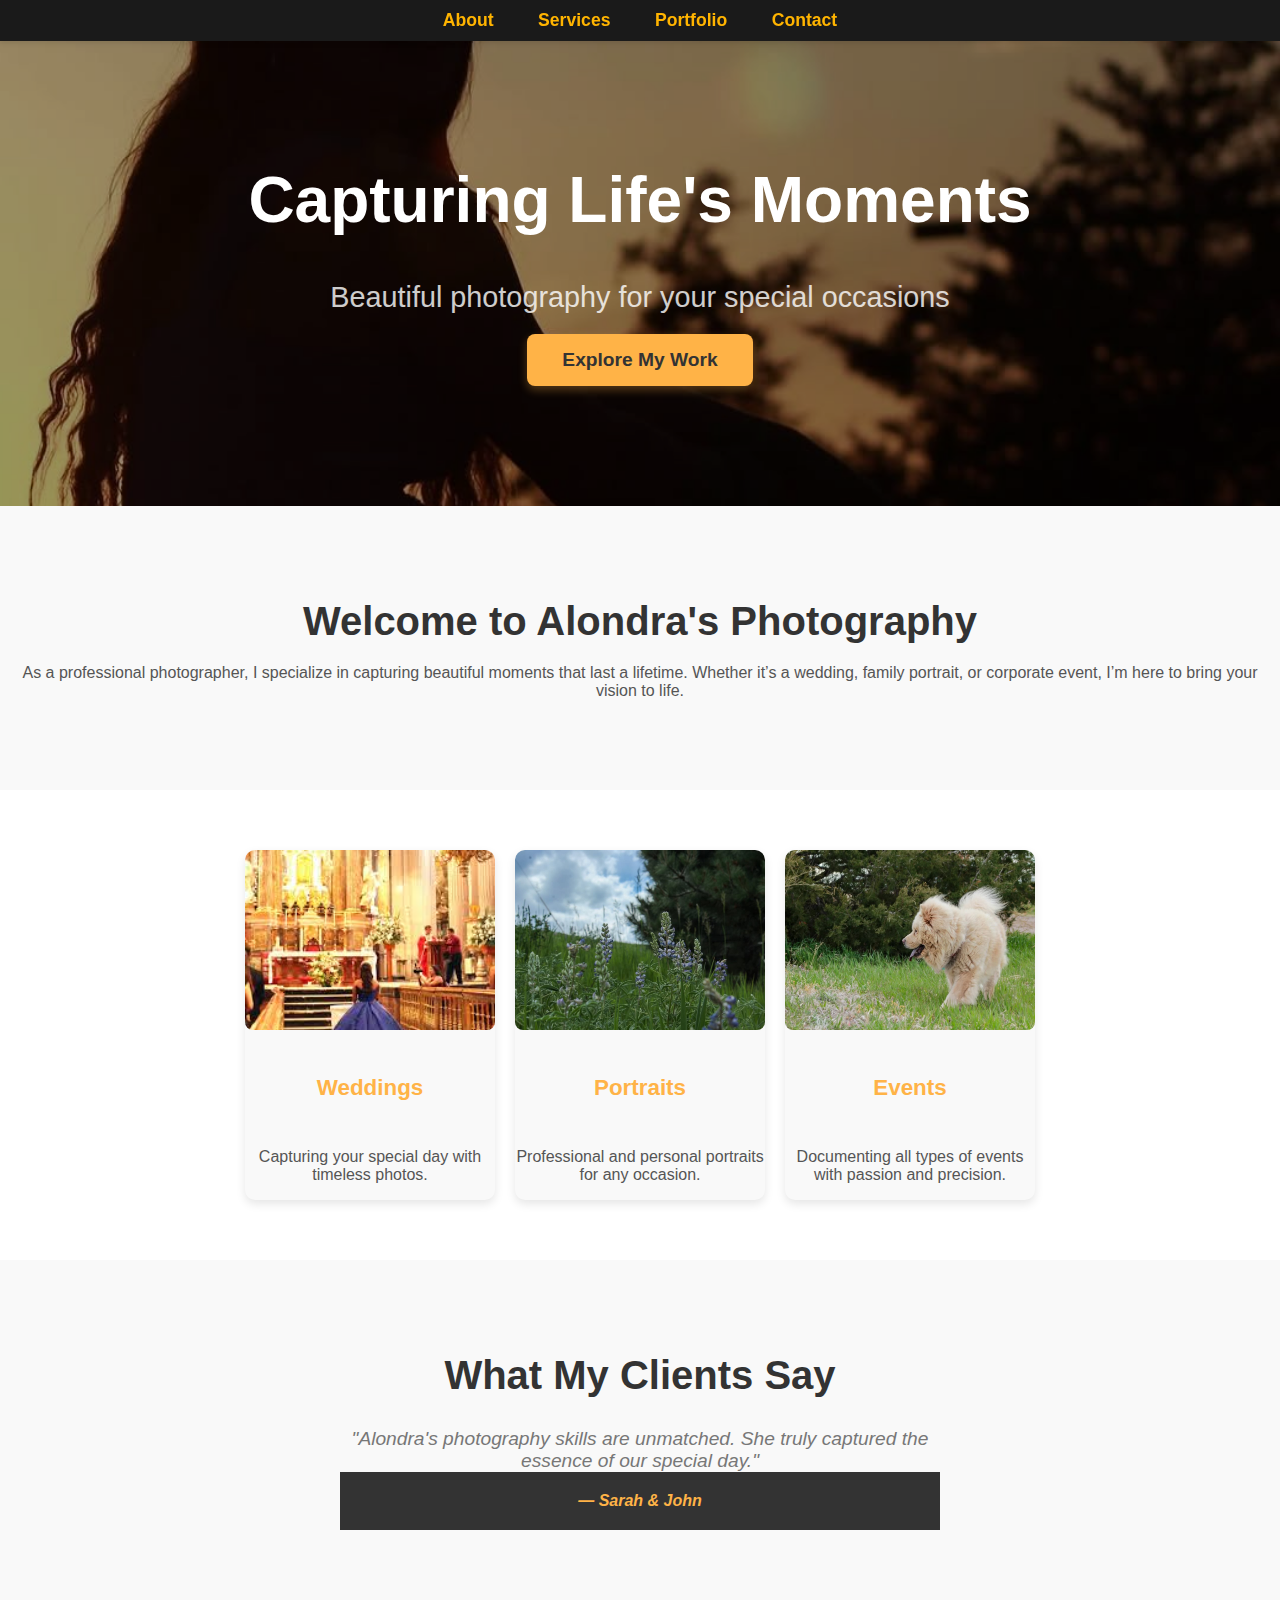
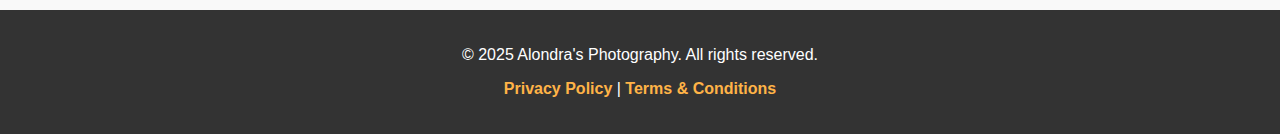
<file: index.html>
<!DOCTYPE html>
<html lang="en">
<head>
    <meta charset="UTF-8">
    <meta name="viewport" content="width=device-width, initial-scale=1.0">
    <title>Alondra's Photography</title>
    <style>
        /* Global Styles */
        body {
            font-family: 'Arial', sans-serif;
            margin: 0;
            padding: 0;
            color: #333333; /* Dark gray for text */
            background-color: #ffffff; /* Clean white background */
        }

        /* Links */
        a {
            text-decoration: none;
            color: #FFB347; /* Warm honey gold for links */
        }

        a:hover {
            text-decoration: underline;
            color: #F5A623; /* Slightly darker gold on hover */
        }

        /* Navigation */
        nav {
            background: #1a1a1a;/* gray background */
            padding: 10px 0;
            text-align: center;
            box-shadow: 0 2px 5px rgba(0, 0, 0, 0.1); /* Subtle shadow for navigation */
            position: fixed;
            width: 100%;
            top: 0;
            z-index: 1000;
        }

        nav a {
            margin: 0 20px;
            color: #ffb400; /* Gold text */
            font-weight: bold;
            font-size: 1.1rem;
        }

        nav a:hover {
            color: #FFB347; /* Gold highlight on hover */
        }

        /* Hero Section */
        .hero-section {
            background: url('images/about_me.JPG') no-repeat center center/cover;
            color: #ffffff; /* White text for contrast */
            text-align: center;
            padding: 120px 20px;
            min-height: 250px;
            display: flex;
            flex-direction: column;
            justify-content: center;
            align-items: center;
            position: relative;
        }

        /* Hero Overlay */
        .hero-section::before {
            content: "";
            position: absolute;
            top: 0;
            left: 0;
            width: 100%;
            height: 100%;
            background: rgba(0, 0, 0, 0.4); /* Dark overlay for image contrast */
            z-index: 1;
        }

        /* Text on Hero Section */
        .hero-section .title,
        .hero-section .tagline,
        .hero-section .cta-button {
            position: relative;
            z-index: 2;
        }

        /* Title Styling */
        .hero-section .title {
            font-size: 4rem;
            font-weight: bold;
            margin-bottom: 15px;
        }

        /* Tagline Styling */
        .hero-section .tagline {
            font-size: 1.8rem;
            margin-bottom: 20px;
            opacity: 0.8;
        }

        /* CTA Button */
        .cta-button {
            display: inline-block;
            padding: 15px 35px;
            background: #FFB347; /* Soft gold */
            color: #333333; /* Dark text for button */
            font-size: 1.2rem;
            font-weight: bold;
            border-radius: 8px;
            transition: background 0.3s ease, transform 0.2s ease;
            box-shadow: 0 4px 10px rgba(255, 179, 71, 0.3);
        }

        .cta-button:hover {
            background: #F5A623; /* Darker gold on hover */
            transform: translateY(-3px);
        }

        /* Intro Section */
        .intro {
            padding: 60px 20px;
            text-align: center;
            background: #f9f9f9; /* Soft gray background */
        }

        .intro h2 {
            margin-bottom: 20px;
            font-size: 2.5rem;
            color: #333333;
        }

        .intro p {
            font-size: 1rem;
            color: #555555; /* Medium gray for text */
            margin-bottom: 30px;
        }

        /* Services Section */
        .services {
            padding: 60px 20px;
            text-align: center;
            background: #ffffff; /* White background */
            display: flex;
            justify-content: center; /* Center the items horizontally */
            gap: 20px; /* Space between the items */
            flex-wrap: wrap; /* Ensures items wrap if the screen is small */
        }

        /* Service Title */
        .services h2 {
            font-size: 2.5rem;
            color: #333333;
            margin-bottom: 40px;
            width: 100%; /* Ensures the h2 takes up full width */
            text-align: center; /* Ensures the text is centered */
        }

        /* Each Service Item */
        .service-item {
            width: 250px; /* Set width for each service item */
            height: 350px; /* Set a fixed height for uniformity */
            box-sizing: border-box; /* Ensure padding is inside the width/height */
            overflow: hidden; /* Hide overflow to avoid stretched images */
            background-color: #f9f9f9; /* Optional: background color for the service item */
            border-radius: 10px; /* Rounded corners */
            box-shadow: 0 4px 10px rgba(0, 0, 0, 0.1); /* Subtle shadow for service items */
            display: flex;
            flex-direction: column;
            align-items: center; /* Center the content inside each service item */
            justify-content: space-between; /* Distribute space evenly within the service item */
        }

        /* Optional: Add responsiveness for smaller screens */
        @media (max-width: 768px) {
            .services {
                flex-direction: column; /* Stack items vertically on small screens */
                align-items: center;
            }

            .service-item {
                width: 90%; /* Make the service items take up more space on small screens */
                margin-bottom: 20px;
            }
        }

        .service-item img {
            width: 100%; /* Ensure images take full width */
            height: 180px; /* Fixed height for images */
            object-fit: cover; /* Crop the image to cover the container without distortion */
            border-radius: 8px; /* Rounded corners for the images */
            margin-bottom: 15px; /* Space between image and text */
        }

        .service-item h3 {
            font-size: 1.4rem;
            color: #FFB347; /* Warm honey gold for heading */
        }

        .service-item p {
            font-size: 1rem;
            color: #555555;
        }

        /* Testimonial Section */
        .testimonial {
            padding: 60px 20px;
            text-align: center;
            background: #f9f9f9; /* Soft gray background */
        }

        .testimonial h2 {
            font-size: 2.5rem;
            color: #333333;
            margin-bottom: 30px;
        }

        blockquote {
            font-size: 1.2rem;
            color: #777777;
            font-style: italic;
            max-width: 600px;
            margin: 0 auto 20px;
        }

        blockquote footer {
            font-size: 1rem;
            color: #FFB347;
            font-weight: bold;
        }

        /* Footer */
        footer {
            background: #333333;
            color: #ffffff;
            text-align: center;
            padding: 20px 0;
            font-size: 1rem;
        }

        footer a {
            color: #FFB347;
            font-weight: bold;
        }
    </style>
</head>
<body>

    <!-- Navigation -->
    <nav>
        <a href="about.html">About</a>
        <a href="service.html">Services</a>
        <a href="gallery.html">Portfolio</a>
        <a href="contact.html">Contact</a>
    </nav>

    <!-- Hero Section -->
    <section class="hero-section">
        <h1 class="title">Capturing Life's Moments</h1>
        <p class="tagline">Beautiful photography for your special occasions</p>
        <a href="#services" class="cta-button">Explore My Work</a>
    </section>

    <!-- Intro Section -->
    <section class="intro">
        <h2>Welcome to Alondra's Photography</h2>
        <p>As a professional photographer, I specialize in capturing beautiful moments that last a lifetime. Whether it’s a wedding, family portrait, or corporate event, I’m here to bring your vision to life.</p>
    </section>

    <!-- Services Section -->
    <section class="services">
        <div class="service-item">
            <img src="images/fifthteen.JPG" alt="Weddings">
            <a href="contact.html">
                <h3>Weddings</h3>
            </a>
            <p>Capturing your special day with timeless photos.</p>
        </div>
    
        <div class="service-item">
            <img src="images/landscape.JPG" alt="Service 2">
            <a href="contact.html">
                <h3>Portraits</h3>
            </a>
            <p>Professional and personal portraits for any occasion.</p>
        </div>
        
        <div class="service-item">
            <img src="images/bonbon.jpeg" alt="Service 3">
            <a href="contact.html">
                <h3>Events</h3>
            </a>
            <p>Documenting all types of events with passion and precision.</p>
        </div>
    </section>

    <!-- Testimonial Section -->
    <section class="testimonial">
        <h2>What My Clients Say</h2>
        <blockquote>
            "Alondra's photography skills are unmatched. She truly captured the essence of our special day."
            <footer>— Sarah & John</footer>
        </blockquote>
    </section>

    <!-- Footer -->
    <footer>
        <p>&copy; 2025 Alondra's Photography. All rights reserved.</p>
        <p><a href="#">Privacy Policy</a> | <a href="#">Terms & Conditions</a></p>
    </footer>

</body>
</html>
</file>
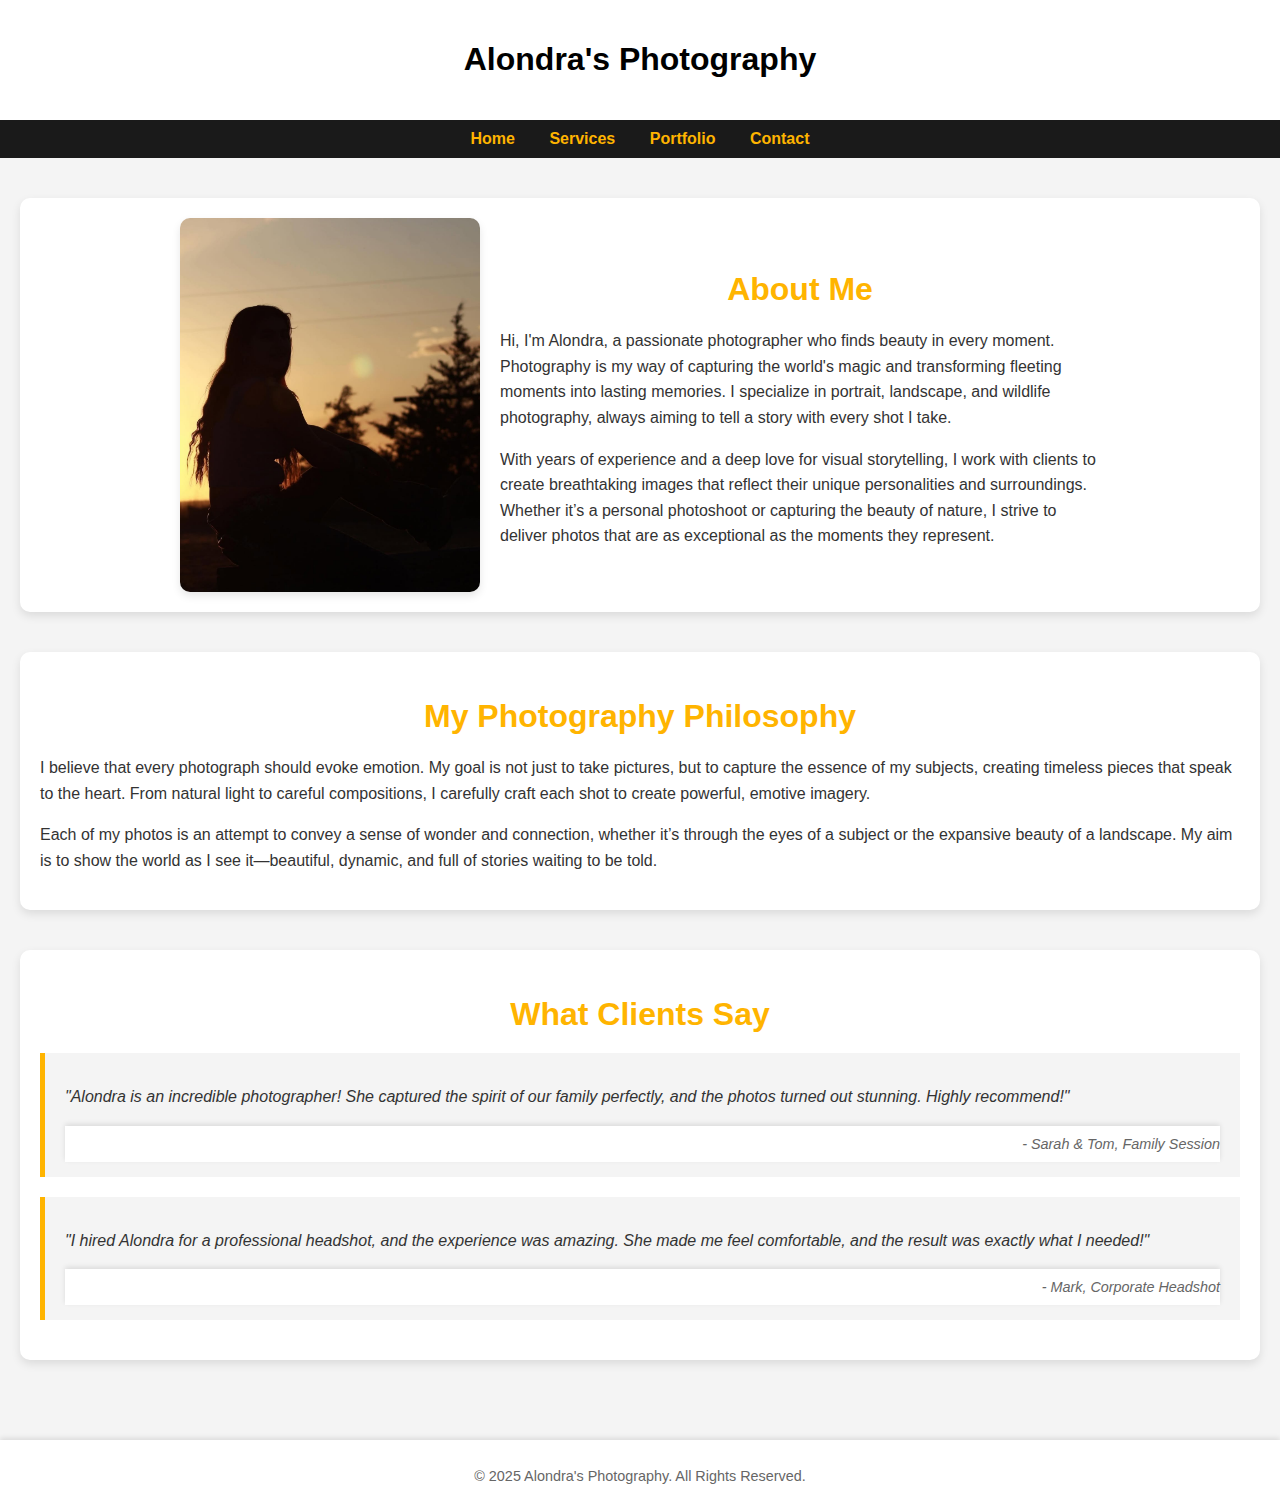
<file: about.html>
<!DOCTYPE html>
<html lang="en">
<head>
    <meta charset="UTF-8">
    <meta name="viewport" content="width=device-width, initial-scale=1.0">
    <title>About - Alondra's Photography</title>
    <style>
        /* Global Styles */
        body {
            font-family: 'Arial', sans-serif;
            margin: 0;
            padding: 0;
            color: #333;
            background-color: #f4f4f4;
        }

        a {
            text-decoration: none;
            color: #ffb400;
        }

        a:hover {
            text-decoration: underline;
        }

        /* Header */
        header {
            background: #ffffff;
            text-align: center;
            padding: 20px 0;
            box-shadow: 0 2px 5px rgba(0, 0, 0, 0.1);
        }

        .title {
            font-size: 2rem;
            color: #000000; /* Changed to black */
        }

        /* Navigation */
        nav {
            background: #1a1a1a; /* Changed to gray */
            text-align: center;
            padding: 10px 0;
        }

        nav a {
            margin: 0 15px;
            color: #ffb400; /* Changed to gold */
            font-weight: bold;
        }

        nav a:hover {
            color: #ff6600;
        }

        /* About Section */
        .container {
            padding: 40px 20px;
        }

        h2 {
            color: #ffb400; /* Gold color */
            text-align: center;
            font-size: 2rem;
            margin-bottom: 20px;
        }

        .about-intro {
            display: flex;
            align-items: center;
            justify-content: center;
            gap: 20px;
            background: #ffffff;
            border-radius: 10px;
            padding: 20px;
            box-shadow: 0 4px 10px rgba(0, 0, 0, 0.1);
            margin-bottom: 40px;
        }

        .about-img {
            max-width: 300px;
            border-radius: 10px;
            box-shadow: 0 4px 8px rgba(0, 0, 0, 0.1);
        }

        .about-text {
            max-width: 600px;
        }

        .about-text p {
            line-height: 1.6;
        }

        .my-philosophy, .testimonials {
            margin-bottom: 40px;
            background: #ffffff;
            border-radius: 10px;
            padding: 20px;
            box-shadow: 0 4px 10px rgba(0, 0, 0, 0.1);
        }

        p {
            line-height: 1.6;
        }

        /* Testimonials */
        blockquote {
            background: #f4f4f4;
            border-left: 5px solid #ffb400; /* Gold color */
            padding: 15px 20px;
            margin: 20px 0;
            font-style: italic;
        }

        blockquote footer {
            text-align: right;
            color: #666;
            font-size: 0.9rem;
        }

        /* Footer */
        footer {
            background: #ffffff;
            color: #666;
            text-align: center;
            padding: 10px 0;
            font-size: 0.9rem;
            box-shadow: 0 -2px 5px rgba(0, 0, 0, 0.1);
        }

        footer a {
            color: #0066cc;
            font-weight: bold;
        }

        /* Responsive Design */
        @media (max-width: 768px) {
            .about-intro {
                flex-direction: column;
                text-align: center;
            }

            .about-img {
                margin-bottom: 20px;
            }

            h2 {
                font-size: 1.5rem;
            }
        }
    </style>
</head>
<body>
    <header>
        <h1 class="title">Alondra's Photography</h1>
    </header>
    <nav>
        <a href="index.html">Home</a>
        <a href="service.html">Services</a>
        <a href="gallery.html">Portfolio</a>
        <a href="contact.html">Contact</a>
    </nav>

    <div class="container">
        <section class="about-intro">
            <img src="images/about_me.JPG" alt="Alondra" class="about-img">
            <div class="about-text">
                <h2>About Me</h2>
                <p>Hi, I'm Alondra, a passionate photographer who finds beauty in every moment. Photography is my way of capturing the world's magic and transforming fleeting moments into lasting memories. I specialize in portrait, landscape, and wildlife photography, always aiming to tell a story with every shot I take.</p>
                <p>With years of experience and a deep love for visual storytelling, I work with clients to create breathtaking images that reflect their unique personalities and surroundings. Whether it’s a personal photoshoot or capturing the beauty of nature, I strive to deliver photos that are as exceptional as the moments they represent.</p>
            </div>
        </section>

        <section class="my-philosophy">
            <h2>My Photography Philosophy</h2>
            <p>I believe that every photograph should evoke emotion. My goal is not just to take pictures, but to capture the essence of my subjects, creating timeless pieces that speak to the heart. From natural light to careful compositions, I carefully craft each shot to create powerful, emotive imagery.</p>
            <p>Each of my photos is an attempt to convey a sense of wonder and connection, whether it’s through the eyes of a subject or the expansive beauty of a landscape. My aim is to show the world as I see it—beautiful, dynamic, and full of stories waiting to be told.</p>
        </section>

        <section class="testimonials">
            <h2>What Clients Say</h2>
            <blockquote>
                <p>"Alondra is an incredible photographer! She captured the spirit of our family perfectly, and the photos turned out stunning. Highly recommend!"</p>
                <footer>- Sarah & Tom, Family Session</footer>
            </blockquote>
            <blockquote>
                <p>"I hired Alondra for a professional headshot, and the experience was amazing. She made me feel comfortable, and the result was exactly what I needed!"</p>
                <footer>- Mark, Corporate Headshot</footer>
            </blockquote>
        </section>
    </div>

    <footer>
        <p>&copy; 2025 Alondra's Photography. All Rights Reserved.</p>
    </footer>
</body>
</html>
</file>
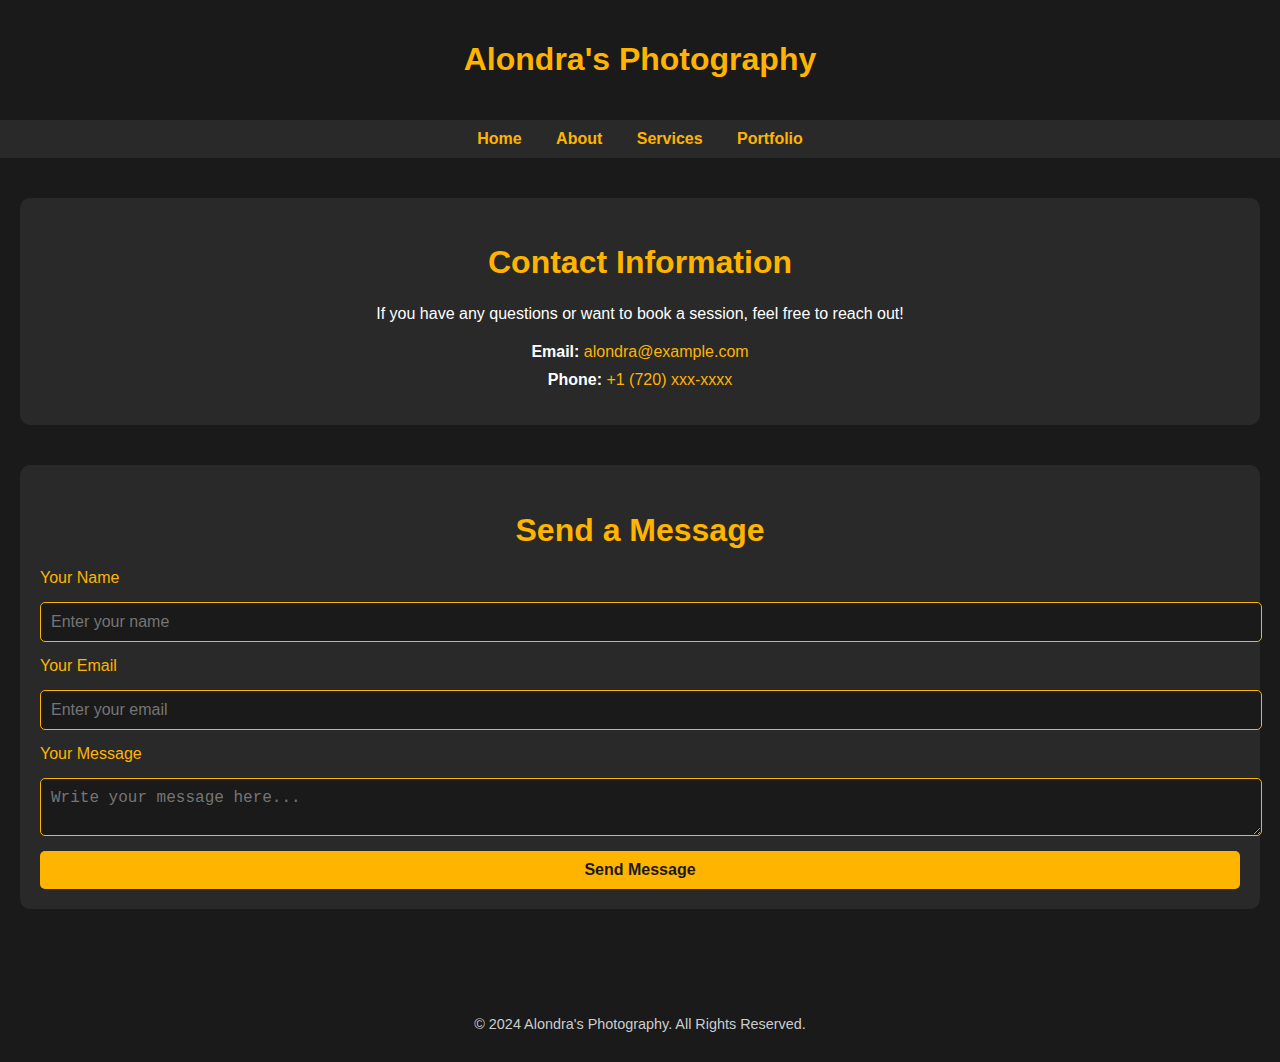
<file: contact.html>
<!DOCTYPE html>
<html lang="en">
<head>
    <meta charset="UTF-8">
    <meta name="viewport" content="width=device-width, initial-scale=1.0">
    <title>Contact - Alondra's Photography</title>
    <style>
        /* Global Styles */
        body {
            font-family: 'Arial', sans-serif;
            margin: 0;
            padding: 0;
            color: #ffffff;
            background-color: #1a1a1a;
        }

        a {
            text-decoration: none;
            color: #ffb400;
        }

        a:hover {
            text-decoration: underline;
        }

        /* Header */
        header {
            background: #1a1a1a;
            text-align: center;
            padding: 20px 0;
        }

        .title {
            font-size: 2rem;
            color: #ffb400;
        }

        /* Navigation */
        nav {
            background: #292929;
            text-align: center;
            padding: 10px 0;
        }

        nav a {
            margin: 0 15px;
            color: #ffb400;
            font-weight: bold;
        }

        nav a:hover {
            color: #d99a00;
        }

        /* Contact Section */
        .container {
            padding: 40px 20px;
        }

        h2 {
            color: #ffb400;
            text-align: center;
            font-size: 2rem;
            margin-bottom: 20px;
        }

        .contact-info, .contact-form {
            background: #292929;
            border-radius: 10px;
            padding: 20px;
            margin-bottom: 40px;
        }

        p {
            line-height: 1.6;
            text-align: center;
        }

        ul {
            list-style: none;
            padding: 0;
            text-align: center;
        }

        ul li {
            margin-bottom: 10px;
        }

        /* Form */
        form {
            display: flex;
            flex-direction: column;
            gap: 15px;
        }

        label {
            font-size: 1rem;
            color: #ffb400;
        }

        input, textarea, button {
            width: 100%;
            padding: 10px;
            border: none;
            border-radius: 5px;
            font-size: 1rem;
        }

        input, textarea {
            background: #1a1a1a;
            color: #ffffff;
            border: 1px solid #ffb400;
        }

        input:focus, textarea:focus {
            outline: none;
            border-color: #d99a00;
        }

        button {
            background: #ffb400;
            color: #1a1a1a;
            font-weight: bold;
            cursor: pointer;
            transition: background-color 0.3s ease;
        }

        button:hover {
            background: #d99a00;
        }

        /* Footer */
        footer {
            background: #1a1a1a;
            color: #cccccc;
            text-align: center;
            padding: 10px 0;
            font-size: 0.9rem;
        }

        footer a {
            color: #ffb400;
            font-weight: bold;
        }

        /* Responsive Design */
        @media (max-width: 768px) {
            h2 {
                font-size: 1.5rem;
            }
        }
    </style>
</head>
<body>
    <header>
        <h1 class="title">Alondra's Photography</h1>
    </header>
      <nav>
        <a href="index.html">Home</a>
        <a href="about.html">About</a>
        <a href="service.html">Services</a>
        <a href="gallery.html">Portfolio</a>
    </nav>

    <div class="container">
        <section class="contact-info">
            <h2>Contact Information</h2>
            <p>If you have any questions or want to book a session, feel free to reach out!</p>
            <ul>
                <li><strong>Email:</strong> <a href="mailto:eddygarcia21388@gmail.com">alondra@example.com</a></li>
                <li><strong>Phone:</strong> <a href="tel:+1720xxxxxxxxx">+1 (720) xxx-xxxx</a></li>
            </ul>
        </section>

        <section class="contact-form">
            <h2>Send a Message</h2>
            <form action="#" method="POST">
                <label for="name">Your Name</label>
                <input type="text" id="name" name="name" required placeholder="Enter your name">

                <label for="email">Your Email</label>
                <input type="email" id="email" name="email" required placeholder="Enter your email">

                <label for="message">Your Message</label>
                <textarea id="message" name="message" required placeholder="Write your message here..."></textarea>

                <button type="submit">Send Message</button>
            </form>
        </section>
    </div>

    <footer>
        <p>&copy; 2024 Alondra's Photography. All Rights Reserved.</p>
    </footer>

</body>
</html>
</file>
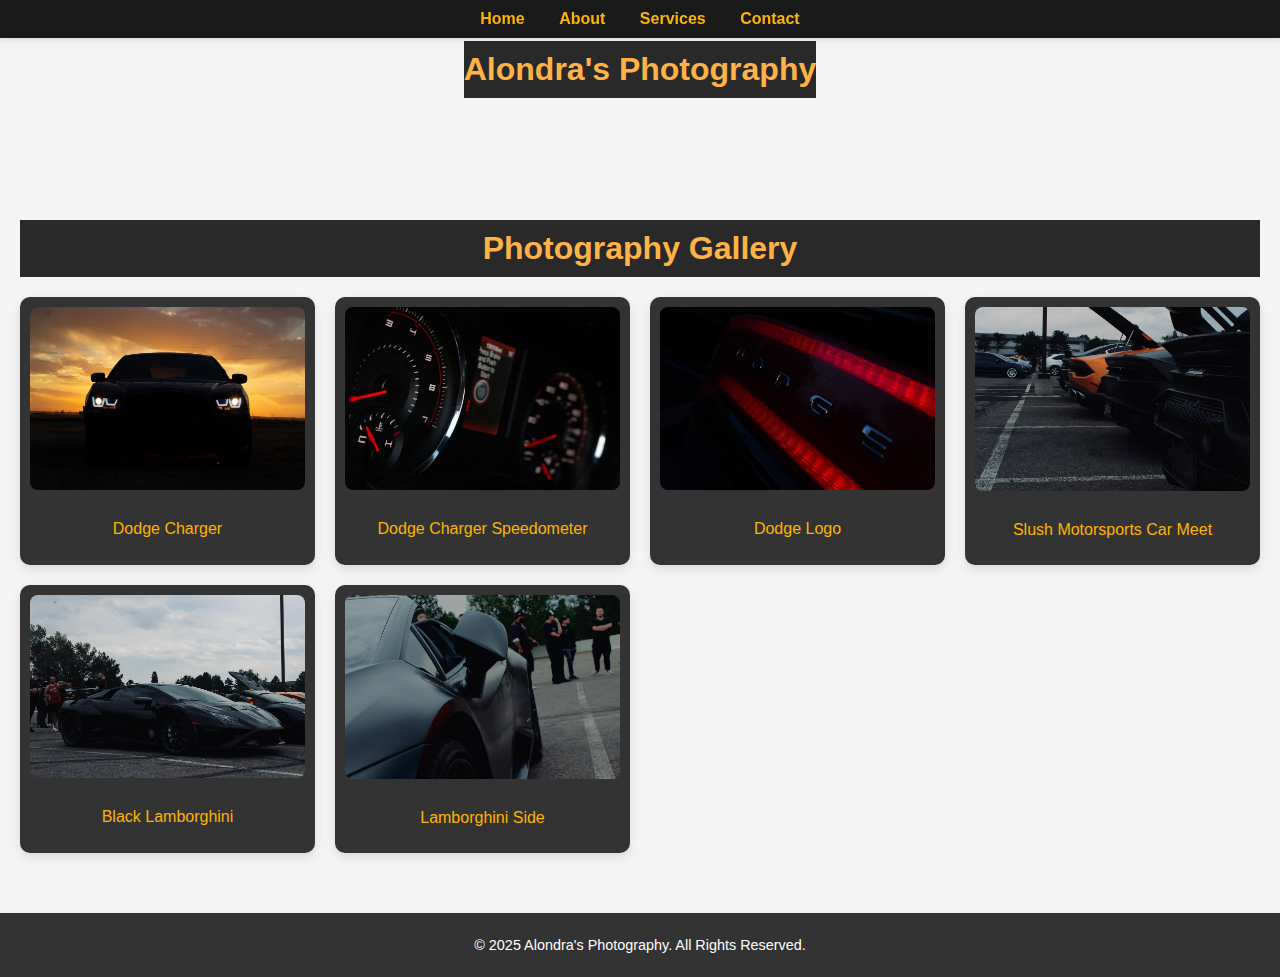
<file: gallery.html>
<!DOCTYPE html>
<html lang="en">
<head>
    <meta charset="UTF-8">
    <meta name="viewport" content="width=device-width, initial-scale=1.0">
    <title>Gallery - Alondra's Photography</title>
    <style>
        /* Global Styles */
        body {
            font-family: 'Arial', sans-serif;
            margin: 0;
            padding: 0;
            color: #333333; /* Dark gray for text */
            background-color: #f4f4f4;
        }

        a {
            text-decoration: none;
            color: #FFB347; /* Gold accent for links */
        }

        a:hover {
            text-decoration: underline;
            color: #F5A623; /* Slightly darker gold on hover */
        }

        /* Header */
        header {
            background: #uFFEB8C;
            text-align: center;
            padding: 20px 0;
        }

        .title {
            font-size: 2rem;
            color: #FFB347; /* Gold for the title */
            padding: 10px 0; /* Padding around the title */
            background-color: #292929; /* Dark strip behind the title */
            display: inline-block; /* Centers the strip with the title */
        }

        /* Navigation */
        nav {
            background: #1a1a1a;
            text-align: center;
            padding: 10px 0;
            box-shadow: 0 2px 5px rgba(0, 0, 0, 0.1); /* Subtle shadow for navigation */
            position: fixed;
            width: 100%;
            top: 0;
            z-index: 1000;
        }

        nav a {
            margin: 0 15px;
            color: #ffb400; /* Changed to gold */
            font-weight: bold;
        }

        nav a:hover {
            color: #FFB347; /* Gold on hover */
        }

        /* Gallery Section */
        .container {
            padding: 80px 20px 40px; /* Extra padding to account for fixed nav */
        }

/* Gallery Section */
h2 {
    text-align: center;
    margin-bottom: 20px;
    font-size: 2rem;
    color: #FFB347; /* Gold for heading */
    padding: 10px 0;
    background-color: #292929; /* Dark strip behind heading */
    width: 100%; /* Make the strip stretch across the entire width */
    margin: 0; /* Remove default margin to make it span the full width */
    display: block; /* Make sure the background spans full width */
}

        .gallery-grid {
            display: grid;
            grid-template-columns: repeat(auto-fit, minmax(250px, 1fr));
            gap: 20px;
            margin: 20px 0;
        }

        .gallery-item {
            text-align: center;
            background: #333333;
            border-radius: 10px;
            overflow: hidden;
            padding: 10px;
            transition: transform 0.3s ease, box-shadow 0.3s ease;
            box-shadow: 0 4px 10px rgba(0, 0, 0, 0.1); /* Subtle shadow */
        }

        .gallery-item:hover {
            transform: scale(1.05);
            box-shadow: 0 4px 8px rgba(0, 0, 0, 0.3);
        }

        .gallery-item img {
            width: 100%;
            height: auto;
            border-radius: 8px;
            margin-bottom: 10px;
        }

        .gallery-item p {
            font-size: 1rem;
            color: #ffb400; /* Changed to gold */
        }

        /* Footer */
        footer {
            background: #333333; /* Dark background */
            color: #ffffff; /* Light text */
            text-align: center;
            padding: 10px 0;
            font-size: 0.9rem;
        }

        footer a {
            color: #FFB347; /* Gold for links */
            font-weight: bold;
        }

        /* Responsive Design */
        @media (max-width: 768px) {
            .container {
                padding: 20px;
            }
        }
    </style>
</head>
<body>
    <header>
        <h1 class="title">Alondra's Photography</h1>
    </header>
    <nav>
        <a href="index.html">Home</a>
        <a href="about.html">About</a>
        <a href="service.html">Services</a>
        <a href="contact.html">Contact</a>
    </nav>

    <div class="container">
        <h2>Photography Gallery</h2>

        <div class="gallery-grid">
            <div class="gallery-item">
                <img src="images/dodge_charger.jpeg" alt="Dodge Charger">
                <p>Dodge Charger</p>
            </div>
            <div class="gallery-item">
                <img src="images/speedometer.jpeg" alt="Dodge Charger Speedometer">
                <p>Dodge Charger Speedometer</p>
            </div>
            <div class="gallery-item">
                <img src="images/dodge_logo.jpeg" alt="Dodge Logo">
                <p>Dodge Logo</p>
            </div>
            <div class="gallery-item">
                <img src="images/carshow.JPG" alt="Slush Motorsports Event">
                <p>Slush Motorsports Car Meet</p>
            </div>
            <div class="gallery-item">
                <img src="images/lambo.JPG" alt="Lamborghini">
                <p>Black Lamborghini</p>
            </div>
            <div class="gallery-item">
                <img src="images/side-lambo.JPG" alt="Side of Lamborghini">
                <p>Lamborghini Side</p>
            </div>
        </div>
    </div>

    <footer>
        <p>&copy; 2025 Alondra's Photography. All Rights Reserved.</p>
    </footer>
</body>
</html>
</file>
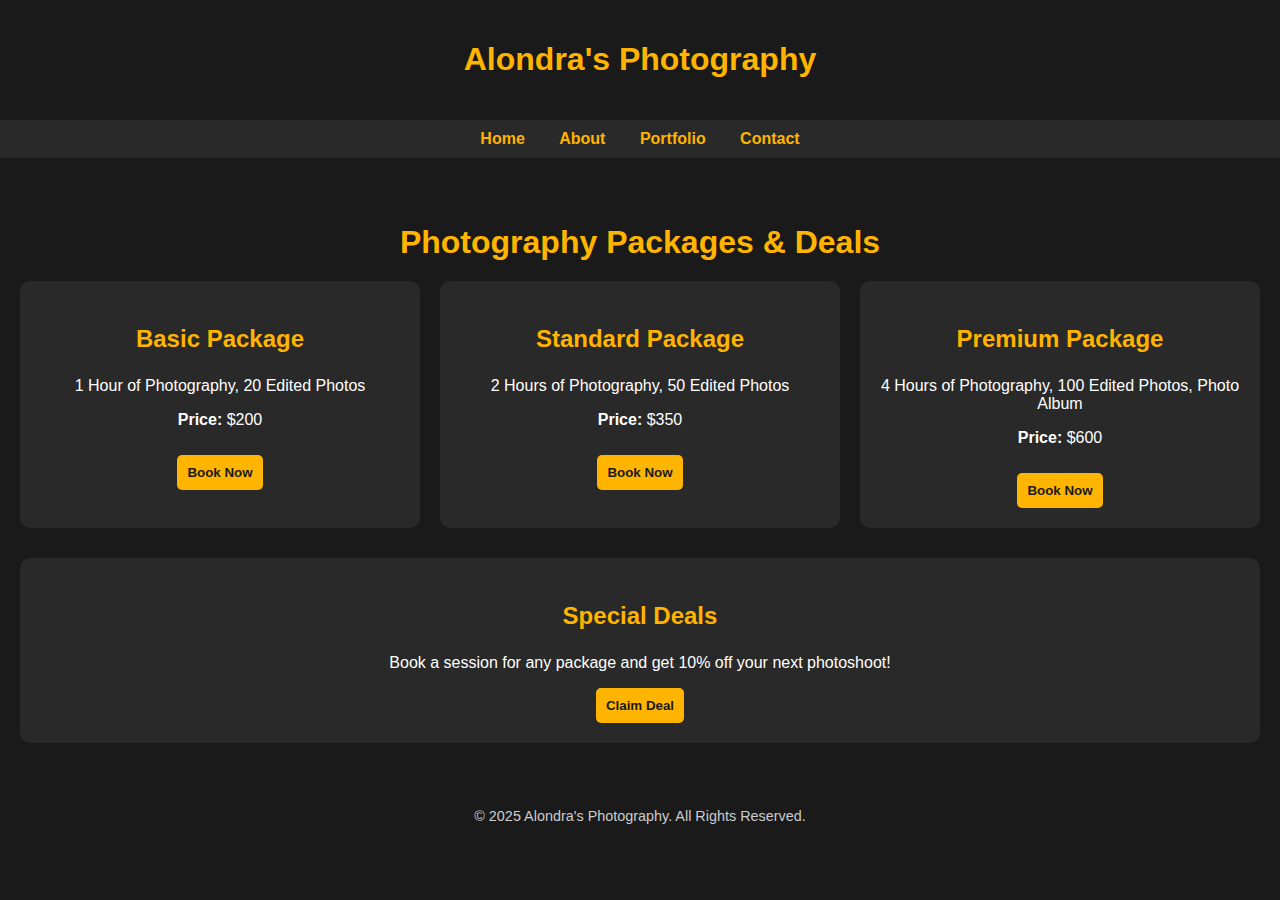
<file: service.html>
<!DOCTYPE html>
<html lang="en">
<head>
    <meta charset="UTF-8">
    <meta name="viewport" content="width=device-width, initial-scale=1.0">
    <title>Services - Alondra's Photography</title>
    <Style>
    /* Global Styles */
body {
    font-family: 'Arial', sans-serif;
    margin: 0;
    padding: 0;
    color: #ffffff;
    background-color: #1a1a1a;
}

a {
    text-decoration: none;
    color: #ffb400;
}

a:hover {
    text-decoration: underline;
}

/* Header */
header {
    background: #1a1a1a;
    text-align: center;
    padding: 20px 0;
}

.title {
    font-size: 2rem;
    color: #ffb400;
}

/* Navigation */
nav {
    background: #292929;
    text-align: center;
    padding: 10px 0;
}

nav a {
    margin: 0 15px;
    color: #ffb400;
    font-weight: bold;
}

nav a:hover {
    color: #d99a00;
}

/* Services Section */
.container {
    padding: 40px 20px;
}

h2 {
    text-align: center;
    font-size: 2rem;
    color: #ffb400;
    margin-bottom: 20px;
}

/* Package Section */
.packages {
    display: grid;
    grid-template-columns: repeat(auto-fit, minmax(250px, 1fr));
    gap: 20px;
    margin-top: 20px;
}

.package {
    background: #292929;
    padding: 20px;
    border-radius: 10px;
    text-align: center;
    transition: transform 0.3s ease, box-shadow 0.3s ease;
}

.package:hover {
    transform: scale(1.05);
    box-shadow: 0 4px 8px rgba(0, 0, 0, 0.3);
}

.package h3 {
    font-size: 1.5rem;
    color: #ffb400;
}

.package p {
    font-size: 1rem;
    color: #ffffff;
}

.package button {
    background-color: #ffb400;
    color: #1a1a1a;
    font-weight: bold;
    padding: 10px;
    border: none;
    border-radius: 5px;
    cursor: pointer;
    margin-top: 10px;
    transition: background-color 0.3s ease;
}

.package button:hover {
    background-color: #d99a00;
}

/* Special Deals Section */
.special-deals {
    background: #292929;
    padding: 20px;
    border-radius: 10px;
    text-align: center;
    margin-top: 30px;
}

.special-deals h3 {
    color: #ffb400;
    font-size: 1.5rem;
}

.special-deals p {
    color: #ffffff;
    font-size: 1rem;
}

.special-deals button {
    background-color: #ffb400;
    color: #1a1a1a;
    font-weight: bold;
    padding: 10px;
    border: none;
    border-radius: 5px;
    cursor: pointer;
    transition: background-color 0.3s ease;
}

.special-deals button:hover {
    background-color: #d99a00;
}

/* Footer */
footer {
    background: #1a1a1a;
    color: #cccccc;
    text-align: center;
    padding: 10px 0;
    font-size: 0.9rem;
}

footer a {
    color: #ffb400;
    font-weight: bold;
}
    </Style>
</head>

      
<body>
    <header>
        <h1 class="title">Alondra's Photography</h1>
    </header>
    <nav>
        <a href="index.html">Home</a>
        <a href="about.html">About</a>
        <a href="gallery.html">Portfolio</a>
        <a href="contact.html">Contact</a>
    </nav>

    <div class="container">
        <section class="services-section">
            <h2>Photography Packages & Deals</h2>

            <div class="packages">
                <div class="package">
                    <h3>Basic Package</h3>
                    <p>1 Hour of Photography, 20 Edited Photos</p>
                    <p><strong>Price:</strong> $200</p>
                    <button>Book Now</button>
                </div>
                <div class="package">
                    <h3>Standard Package</h3>
                    <p>2 Hours of Photography, 50 Edited Photos</p>
                    <p><strong>Price:</strong> $350</p>
                    <button>Book Now</button>
                </div>
                <div class="package">
                    <h3>Premium Package</h3>
                    <p>4 Hours of Photography, 100 Edited Photos, Photo Album</p>
                    <p><strong>Price:</strong> $600</p>
                    <button>Book Now</button>
                </div>
            </div>

            <section class="special-deals">
                <h3>Special Deals</h3>
                <p>Book a session for any package and get 10% off your next photoshoot!</p>
                <button>Claim Deal</button>
            </section>
        </section>
    </div>

    <footer>
        <p>&copy; 2025 Alondra's Photography. All Rights Reserved.</p>
    </footer>
</body>
</html>
</file>
